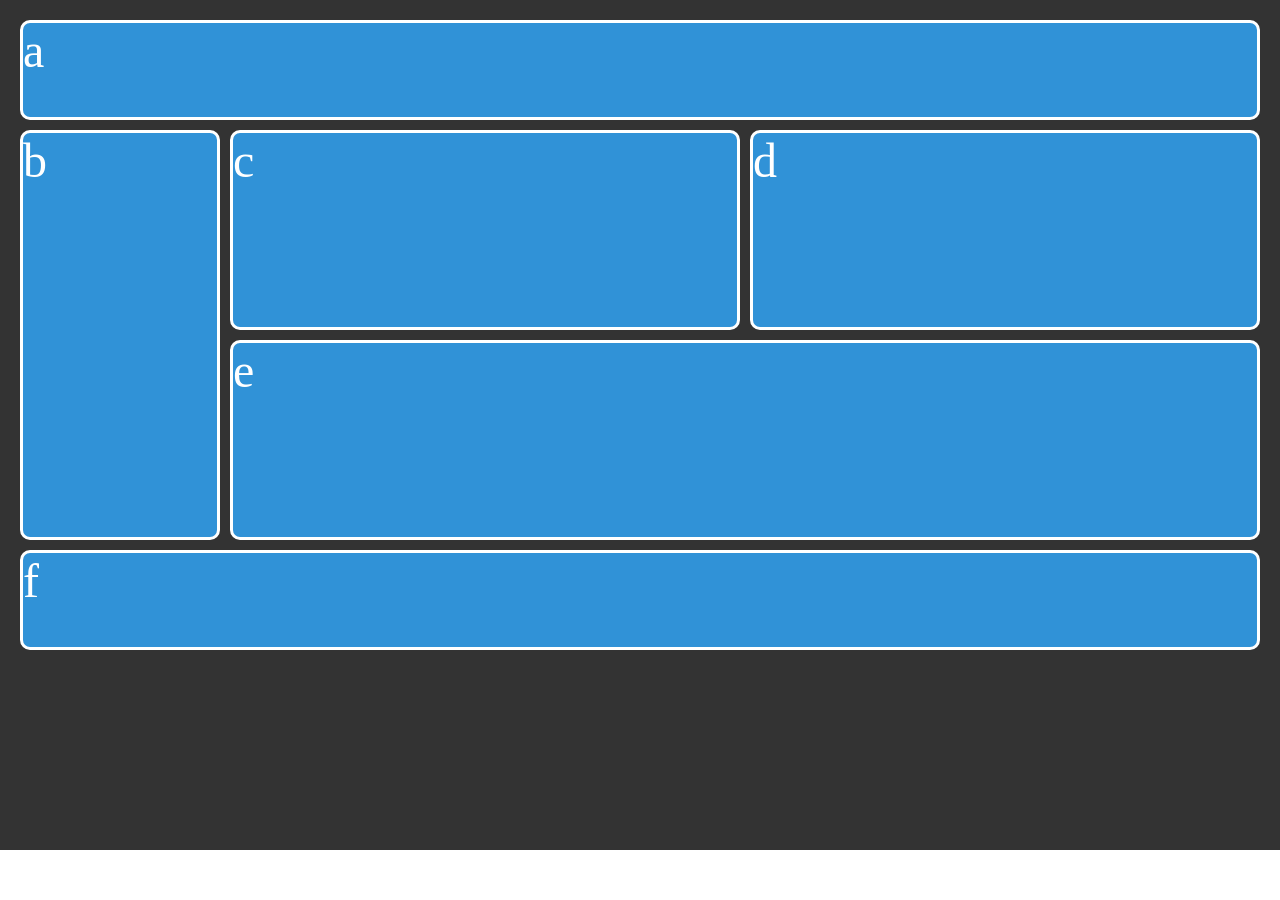
<file: EX-1/index.html>
<!DOCTYPE html>
<html lang="en">
<head>
    <meta charset="UTF-8">
    <meta name="viewport" content="width=device-width, initial-scale=1.0">
    <title>Grid</title>
    <link rel="stylesheet" href="style.css">
</head>
<body>
    <div class="wrapper">
        <div class="item a">a</div>
        <div class="item b">b</div>
        <div class="item c">c</div>  
        <div class="item d">d</div>
        <div class="item e">e</div>
        <div class="item f">f</div>  
      </div>
</body>
</html>
</file>
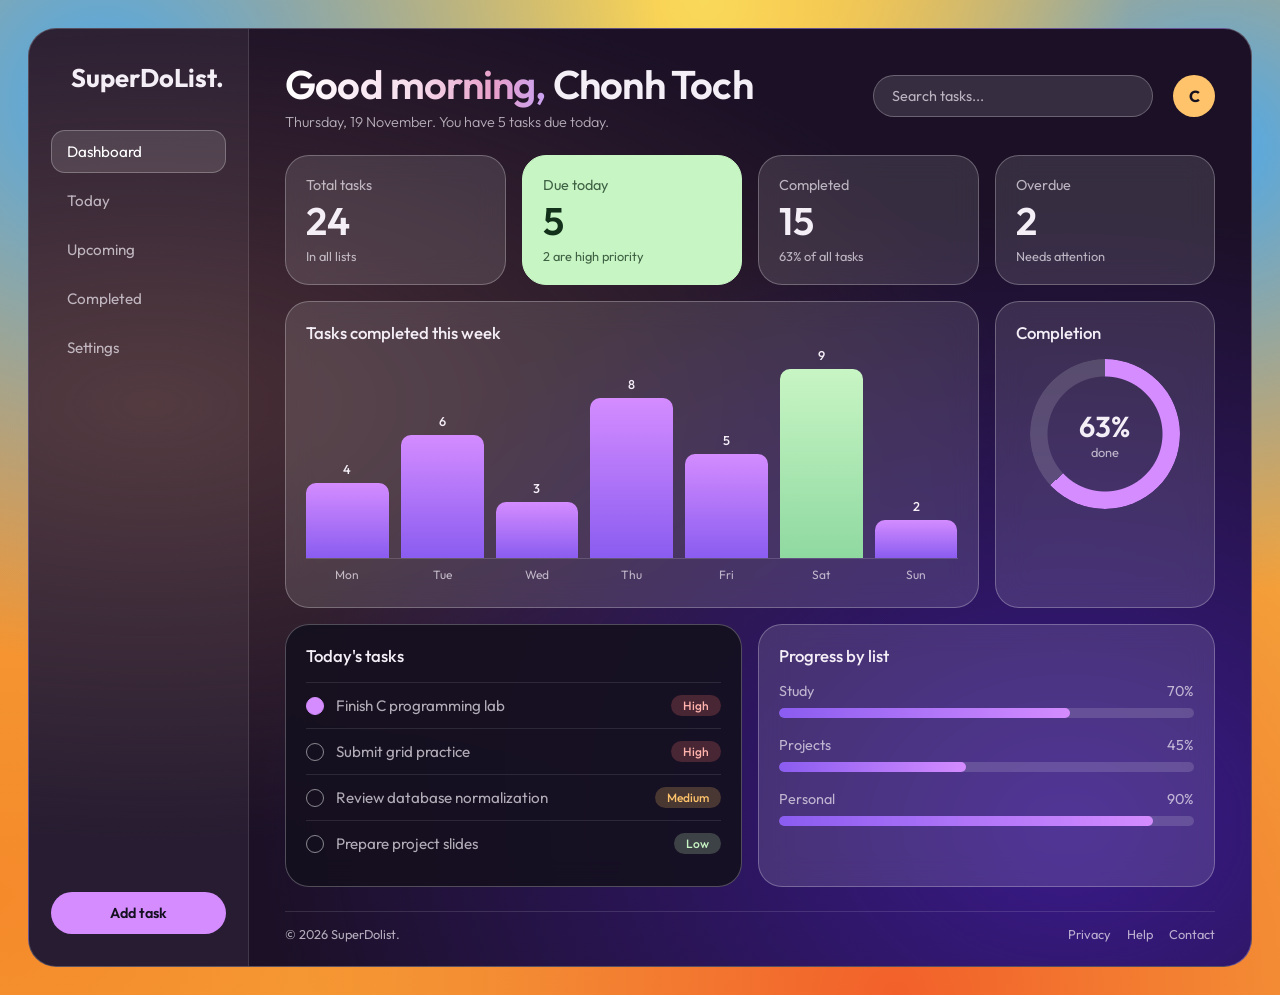
<file: EX-4/index.html>
<!DOCTYPE html>
<html lang="en">
<head>
  <meta charset="UTF-8">
  <meta name="viewport" content="width=device-width, initial-scale=1.0, viewport-fit=cover">
  <title>SuperDoList. – To-Do Dashboard</title>
  <link rel="preconnect" href="https://fonts.googleapis.com">
  <link rel="preconnect" href="https://fonts.gstatic.com" crossorigin>
  <link href="https://fonts.googleapis.com/css2?family=Outfit:wght@300;400;500;600;700&display=swap" rel="stylesheet">
  <link rel="stylesheet" href="styles.css">
</head>
<body>

  <!-- OUTER GRID: menu (left) + main (right) -->
  <div class="window">

    <!-- MENU -->
    <nav class="menu">
      <a class="brand" href="#"><i></i><i></i></span>SuperDoList.</a>
      <ul class="menu-links">
        <li><a href="#" class="active">Dashboard</a></li>
        <li><a href="#">Today</a></li>
        <li><a href="#">Upcoming</a></li>
        <li><a href="#">Completed</a></li>
        <li><a href="#">Settings</a></li>
      </ul>
      <a class="btn-primary" href="#">Add task</a>
    </nav>

    <!-- MAIN -->
    <div class="main">

      <!-- HEADER -->
      <header class="header">
        <div class="greeting">
          <h1><span class="grad">Good morning,</span> Chonh Toch</h1>
          <p>Thursday, 19 November. You have 5 tasks due today.</p>
        </div>
        <input class="search" type="search" placeholder="Search tasks...">
        <div class="avatar">C</div>
      </header>

      <!-- INNER GRID: cards -->
      <main class="cards">

        <section class="glass stat">
          <p class="stat-label">Total tasks</p>
          <p class="stat-value">24</p>
          <p class="stat-note">In all lists</p>
        </section>

        <section class="glass stat highlight">
          <p class="stat-label">Due today</p>
          <p class="stat-value">5</p>
          <p class="stat-note">2 are high priority</p>
        </section>

        <section class="glass stat">
          <p class="stat-label">Completed</p>
          <p class="stat-value">15</p>
          <p class="stat-note">63% of all tasks</p>
        </section>

        <section class="glass stat">
          <p class="stat-label">Overdue</p>
          <p class="stat-value">2</p>
          <p class="stat-note">Needs attention</p>
        </section>

        <!-- Graph 1: bar chart -->
        <section class="glass c-chart">
          <h2>Tasks completed this week</h2>
          <div class="chart">
            <div class="bar" style="height: 40%"><b>4</b><span>Mon</span></div>
            <div class="bar" style="height: 65%"><b>6</b><span>Tue</span></div>
            <div class="bar" style="height: 30%"><b>3</b><span>Wed</span></div>
            <div class="bar" style="height: 85%"><b>8</b><span>Thu</span></div>
            <div class="bar" style="height: 55%"><b>5</b><span>Fri</span></div>
            <div class="bar top" style="height: 100%"><b>9</b><span>Sat</span></div>
            <div class="bar" style="height: 20%"><b>2</b><span>Sun</span></div>
          </div>
        </section>

        <!-- Graph 2: donut -->
        <section class="glass c-donut">
          <h2>Completion</h2>
          <div class="donut-wrap">
            <div class="donut"></div>
            <div class="donut-label"><strong>63%</strong><small>done</small></div>
          </div>
        </section>

        <!-- Task list -->
        <section class="glass dark c-tasks">
          <h2>Today's tasks</h2>
          <ul class="tasks">
            <li><span class="check done"></span><span class="task-name">Finish C programming lab</span><span class="tag high">High</span></li>
            <li><span class="check"></span><span class="task-name">Submit grid practice</span><span class="tag high">High</span></li>
            <li><span class="check"></span><span class="task-name">Review database normalization</span><span class="tag medium">Medium</span></li>
            <li><span class="check"></span><span class="task-name">Prepare project slides</span><span class="tag low">Low</span></li>
          </ul>
        </section>

        <!-- Graph 3: progress bars -->
        <section class="glass c-lists">
          <h2>Progress by list</h2>
          <ul class="progress">
            <li><div class="p-top"><span>Study</span><span>70%</span></div><div class="track"><div class="fill" style="width: 70%"></div></div></li>
            <li><div class="p-top"><span>Projects</span><span>45%</span></div><div class="track"><div class="fill" style="width: 45%"></div></div></li>
            <li><div class="p-top"><span>Personal</span><span>90%</span></div><div class="track"><div class="fill" style="width: 90%"></div></div></li>
          </ul>
        </section>

      </main>

      <!-- FOOTER -->
      <footer class="footer">
        <p>© 2026 SuperDolist.</p>
        <div class="footer-links">
          <a href="#">Privacy</a>
          <a href="#">Help</a>
          <a href="#">Contact</a>
        </div>
      </footer>

    </div>
  </div>

</body>
</html>
</file>
<file: EX-1/style.css>
/* Styling only */
body {
  margin: 0;
 
}

.wrapper {
  background-color: #333333;
  color: #444;
  padding: 20px;
  height: 90vh;
   display: grid;
  grid-template-columns: 200px 1fr 1fr;
  grid-template-rows: 100px 200px 200px 100px;
   gap: 10px;
}

.item {
  background-color: #3092d7;
  color: #fff;
  border-radius: 10px;
  border: 1px solid rgba(0, 0, 0, 0.8);
  font-size: 3em;
  
}
.item.a,.item.b,.item.c,.item.d,.item.e,.item.f{
  border: 3px solid rgb(255, 255, 255);
}


/* Layouting only  (your work)*/
.item.a{
  grid-column: 1/4;
  grid-row: 1/2;
}

.item.b{
  grid-column: 1/2;
  grid-row: 2/4;
}

.item.c{
  grid-column: 2/3;
  grid-row: 2/3;
}

.item.d{
  grid-column: 3/4;
  grid-row: 2/3;
}

.item.e{
  grid-column: 2/4;
  grid-row: 3/4;
}

.item.f{
  grid-column: 1/4;
  grid-row: 4/5;
}
</file>
<file: EX-4/styles.css>
/* =========================================================
   1. VARIABLES + RESET
   ========================================================= */
:root {
  --lilac: #d48cff;
  --violet: #8a5cf0;
  --mint: #c8f5c4;
  --amber: #ffc46b;
  --ink: #14101f;
  --text: #f4eef7;
  --muted: rgba(244, 238, 247, 0.7);
  --glass: rgba(255, 255, 255, 0.12);
  --glass-line: rgba(255, 255, 255, 0.26);
  --font: "Outfit", "Segoe UI", Arial, sans-serif;
}

* { box-sizing: border-box; margin: 0; padding: 0; }
ul { list-style: none; }
a  { color: inherit; text-decoration: none; }

body {
  min-height: 100vh;
  padding: 28px;
  font-family: var(--font);
  color: var(--text);
  background:
    radial-gradient(circle at 8% 10%,  #4ea9ea 0, transparent 38%),
    radial-gradient(circle at 55% 0%,  #f9d95a 0, transparent 35%),
    radial-gradient(circle at 95% 15%, #4ea9ea 0, transparent 30%),
    radial-gradient(circle at 0% 90%,  #f58a2b 0, transparent 40%),
    radial-gradient(circle at 70% 100%, #f2602a 0, transparent 45%),
    #f4a43a;
}

/* =========================================================
   2. OUTER GRID (menu left, main right)
   ========================================================= */
.window {
  max-width: 1240px;
  margin: 0 auto;
  min-height: 720px;
  border-radius: 28px;
  border: 1px solid var(--glass-line);
  overflow: hidden;
  display: grid;
  grid-template-columns: 1fr;
  grid-template-areas:
    "menu"
    "main";
  background:
    radial-gradient(ellipse at 85% 85%, #3a1a8a 0, transparent 55%),
    radial-gradient(ellipse at 10% 40%, #4a3036 0, transparent 55%),
    #1b1026;
}

.menu { grid-area: menu; }
.main { grid-area: main; }

/* =========================================================
   3. MENU (phone: top bar)
   ========================================================= */
.menu {
  display: flex;
  flex-wrap: wrap;
  align-items: center;
  gap: 14px 24px;
  padding: 18px 22px;
  background: rgba(255, 255, 255, 0.05);
  border-bottom: 1px solid rgba(255, 255, 255, 0.12);
}

.brand {
  display: flex;
  align-items: center;
  gap: 10px;
  font-size: 1.6rem;
  font-weight: 700;
}
.brand-mark {
  width: 38px; height: 34px;
  display: flex; align-items: center; justify-content: center; gap: 5px;
  background: var(--lilac);
  border-radius: 10px;
}

.menu-links { display: flex; flex-wrap: wrap; gap: 4px; font-size: 0.9rem; color: var(--muted); }
.menu-links a { display: block; padding: 8px 14px; border-radius: 14px; transition: background 0.2s; }
.menu-links a:hover { background: rgba(255, 255, 255, 0.1); color: #fff; }
.menu-links a.active {
  background: var(--glass);
  box-shadow: inset 0 0 0 1px var(--glass-line);
  color: #fff;
}

.btn-primary {
  padding: 12px 28px;
  border-radius: 999px;
  background: var(--lilac);
  color: var(--ink);
  font-weight: 600;
  font-size: 0.9rem;
  text-align: center;
  transition: transform 0.2s;
}
.btn-primary:hover { transform: translateY(-2px); }

/* =========================================================
   4. MAIN: header, cards grid, footer
   ========================================================= */
.main {
  display: flex;
  flex-direction: column;
  gap: 24px;
  padding: 24px 22px 20px;
}

/* Header (flexbox) */
.header {
  display: flex;
  flex-wrap: wrap;
  align-items: center;
  gap: 14px 20px;
}
.greeting { flex: 1; min-width: 220px; }
h1 {
  font-size: clamp(1.7rem, 3.4vw, 2.5rem);
  font-weight: 600;
  letter-spacing: -0.02em;
  line-height: 1.15;
}
.grad {
  background: linear-gradient(90deg, #fff 0%, #f6dcec 50%, #e79fc9 80%, #c9a2f2 100%);
  -webkit-background-clip: text;
  background-clip: text;
  color: transparent;
}
.greeting p { margin-top: 6px; font-size: 0.9rem; font-weight: 300; color: var(--muted); }

.search {
  flex: 1;
  min-width: 160px;
  max-width: 280px;
  padding: 11px 18px;
  border: 1px solid var(--glass-line);
  border-radius: 999px;
  background: var(--glass);
  color: #fff;
  font: inherit;
  font-size: 0.9rem;
}
.search::placeholder { color: var(--muted); }
.search:focus { outline: 2px solid var(--lilac); }

.avatar {
  width: 42px; height: 42px;
  border-radius: 50%;
  background: var(--amber);
  color: var(--ink);
  font-weight: 700;
  display: flex; align-items: center; justify-content: center;
}

/* Cards grid (phone: 1 column) */
.cards {
  display: grid;
  grid-template-columns: 1fr;
  gap: 16px;
  align-content: start;
  flex: 1;
}

.glass {
  padding: 20px;
  background: var(--glass);
  border: 1px solid var(--glass-line);
  border-radius: 24px;
  backdrop-filter: blur(14px);
  -webkit-backdrop-filter: blur(14px);
}
.glass h2 { font-size: 1.05rem; font-weight: 500; margin-bottom: 16px; }

/* Stat cards */
.stat { display: flex; flex-direction: column; gap: 6px; }
.stat-label { font-size: 0.9rem; color: var(--muted); }
.stat-value { font-size: 2.4rem; font-weight: 600; line-height: 1.1; }
.stat-note  { font-size: 0.8rem; color: var(--muted); }

.stat.highlight { background: var(--mint); border-color: var(--mint); color: #12301a; }
.stat.highlight .stat-label,
.stat.highlight .stat-note { color: rgba(18, 48, 26, 0.75); }

/* Bar chart */
.chart {
  display: flex;
  align-items: flex-end;
  gap: 12px;
  height: 190px;
  margin: 26px 0 28px;
  border-bottom: 1px solid rgba(255, 255, 255, 0.15);
}
.bar {
  flex: 1;
  position: relative;
  min-height: 12px;
  border-radius: 10px 10px 0 0;
  background: linear-gradient(180deg, var(--lilac), var(--violet));
}
.bar.top { background: linear-gradient(180deg, var(--mint), #8fd9a0); }
.bar b {
  position: absolute; top: -22px; left: 50%;
  transform: translateX(-50%);
  font-size: 0.8rem; font-weight: 500;
}
.bar span {
  position: absolute; bottom: -24px; left: 50%;
  transform: translateX(-50%);
  font-size: 0.75rem; color: var(--muted);
}

/* Donut chart */
.donut-wrap { position: relative; width: 150px; height: 150px; margin: 6px auto 0; }
.donut {
  width: 100%; height: 100%;
  border-radius: 50%;
  background: conic-gradient(var(--lilac) 0 63%, rgba(255, 255, 255, 0.14) 0);
  -webkit-mask: radial-gradient(farthest-side, transparent calc(100% - 18px), #000 calc(100% - 17px));
  mask: radial-gradient(farthest-side, transparent calc(100% - 18px), #000 calc(100% - 17px));
}
.donut-label {
  position: absolute; inset: 0;
  display: flex; flex-direction: column; align-items: center; justify-content: center;
}
.donut-label strong { font-size: 1.8rem; font-weight: 600; }
.donut-label small { font-size: 0.8rem; color: var(--muted); }

/* Task list */
.dark { background: rgba(20, 16, 31, 0.9); }
.tasks li {
  display: flex; align-items: center; gap: 12px;
  padding: 12px 0;
  border-top: 1px solid rgba(255, 255, 255, 0.1);
  font-size: 0.95rem;
}
.task-name { flex: 1; color: var(--muted); }

.check {
  width: 18px; height: 18px;
  border: 1.5px solid rgba(255, 255, 255, 0.5);
  border-radius: 50%;
  flex-shrink: 0;
}
.check.done { background: var(--lilac); border-color: var(--lilac); }

.tag {
  padding: 3px 12px;
  border-radius: 999px;
  font-size: 0.75rem;
  font-weight: 500;
  white-space: nowrap;
}
.tag.high   { background: rgba(255, 120, 110, 0.22); color: #ffb3ad; }
.tag.medium { background: rgba(255, 196, 107, 0.22); color: var(--amber); }
.tag.low    { background: rgba(200, 245, 196, 0.22); color: var(--mint); }

/* Progress bars */
.progress { display: flex; flex-direction: column; gap: 18px; }
.p-top { display: flex; justify-content: space-between; margin-bottom: 8px; font-size: 0.9rem; color: var(--muted); }
.track { height: 10px; border-radius: 999px; background: rgba(255, 255, 255, 0.14); overflow: hidden; }
.fill  { height: 100%; border-radius: 999px; background: linear-gradient(90deg, var(--violet), var(--lilac)); }

/* Footer */
.footer {
  display: flex;
  flex-wrap: wrap;
  justify-content: space-between;
  gap: 10px;
  padding-top: 14px;
  border-top: 1px solid rgba(255, 255, 255, 0.12);
  font-size: 0.8rem;
  color: var(--muted);
}
.footer-links { display: flex; gap: 16px; }
.footer-links a:hover { color: #fff; }

/* =========================================================
   5. MEDIA QUERIES
   ========================================================= */

/* TABLET (> 601px): 2 columns */
@media (min-width: 601px) {
  .cards { grid-template-columns: repeat(2, 1fr); }
  .c-chart, .c-donut, .c-tasks, .c-lists { grid-column: span 2; }
  .main { padding: 28px 28px 22px; }
}

/* DESKTOP (> 901px): sidebar on the left */
@media (min-width: 901px) {
  .window {
    grid-template-columns: 220px 1fr;
    grid-template-areas: "menu main";
  }

  .menu {
    flex-direction: column;
    flex-wrap: nowrap;
    align-items: stretch;
    gap: 36px;
    padding: 32px 22px;
    border-bottom: none;
    border-right: 1px solid rgba(255, 255, 255, 0.12);
  }
  .menu-links { flex-direction: column; gap: 6px; font-size: 0.95rem; }
  .menu-links a { padding: 12px 16px; }
  .menu .btn-primary { margin-top: auto; }

  .main { padding: 32px 36px 24px; }
}

/* WIDE DESKTOP (> 1100px): 4 columns */
@media (min-width: 1100px) {
  .cards { grid-template-columns: repeat(4, 1fr); }
  .c-chart { grid-column: span 3; }
  .c-donut { grid-column: span 1; }
  .c-tasks, .c-lists { grid-column: span 2; }
}

@media (max-width: 520px) {
  body { padding: 14px; }
  .chart { gap: 6px; }
}
</file>
